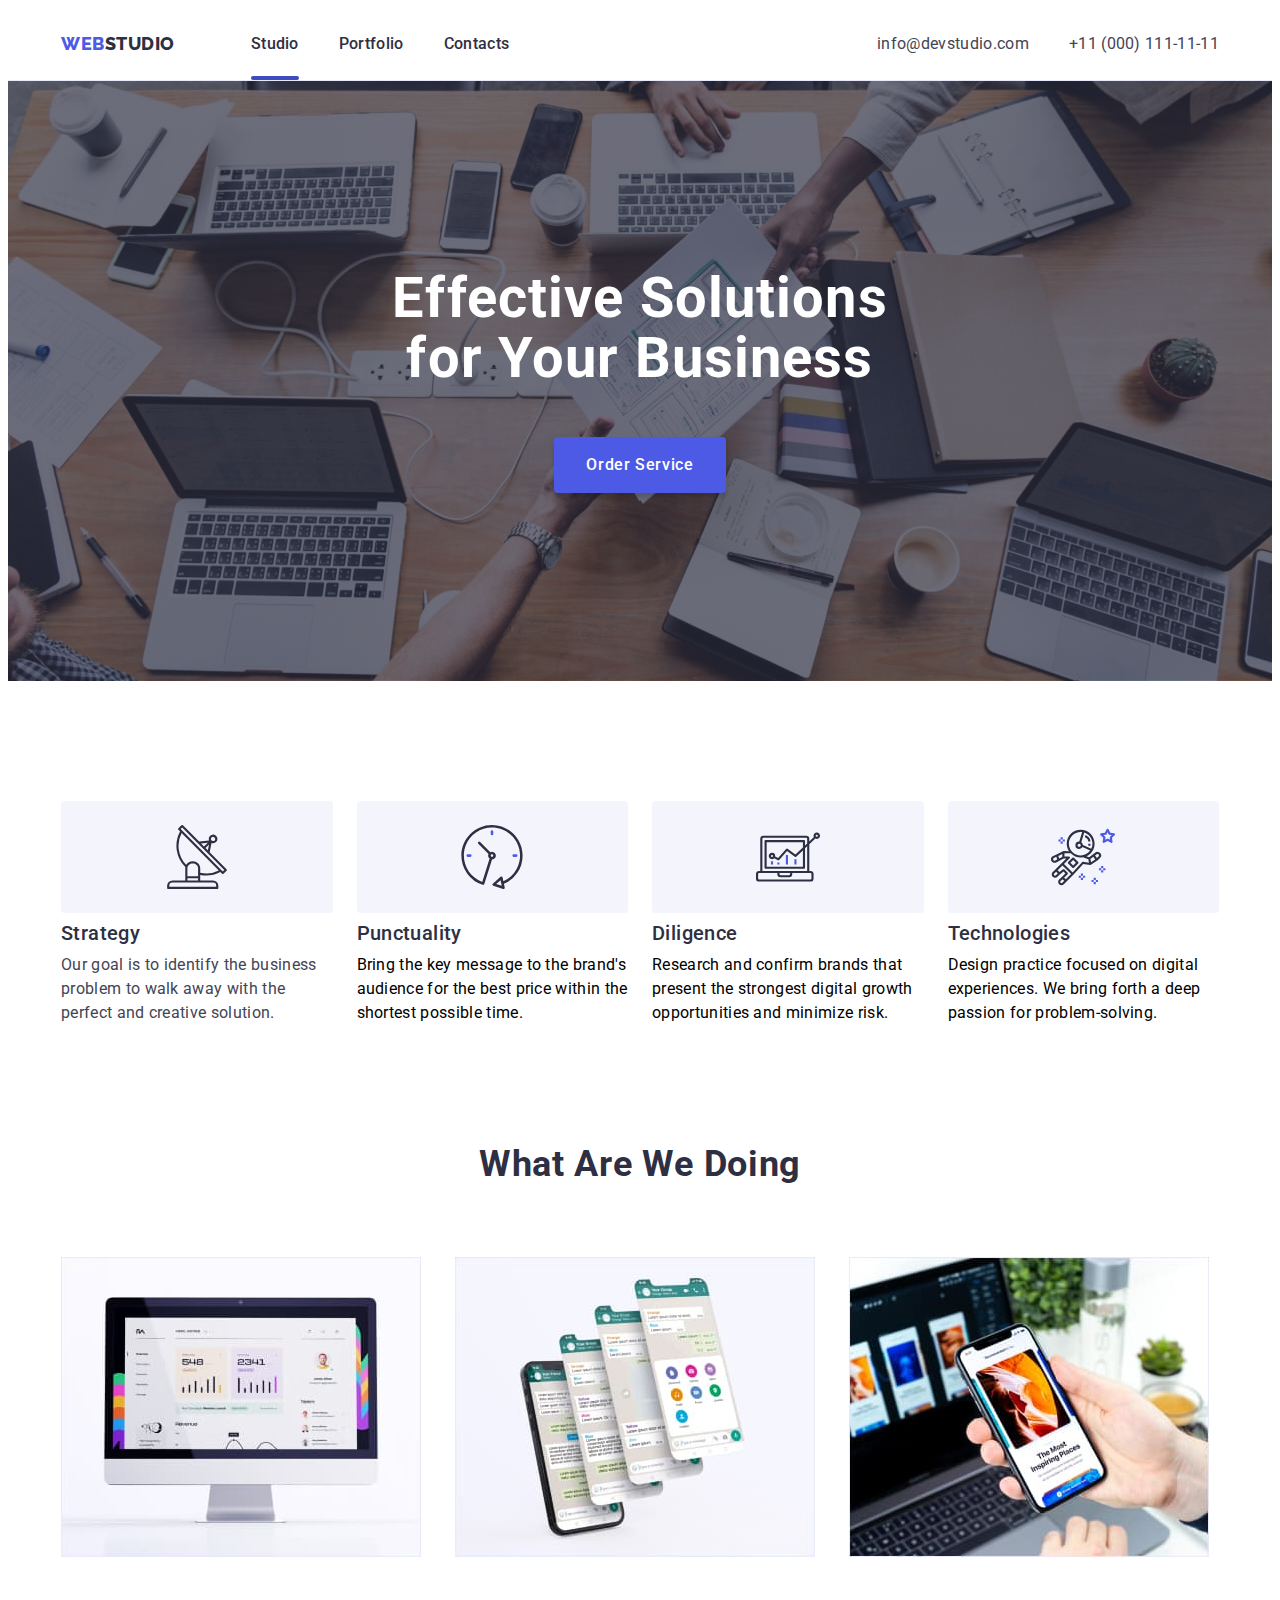
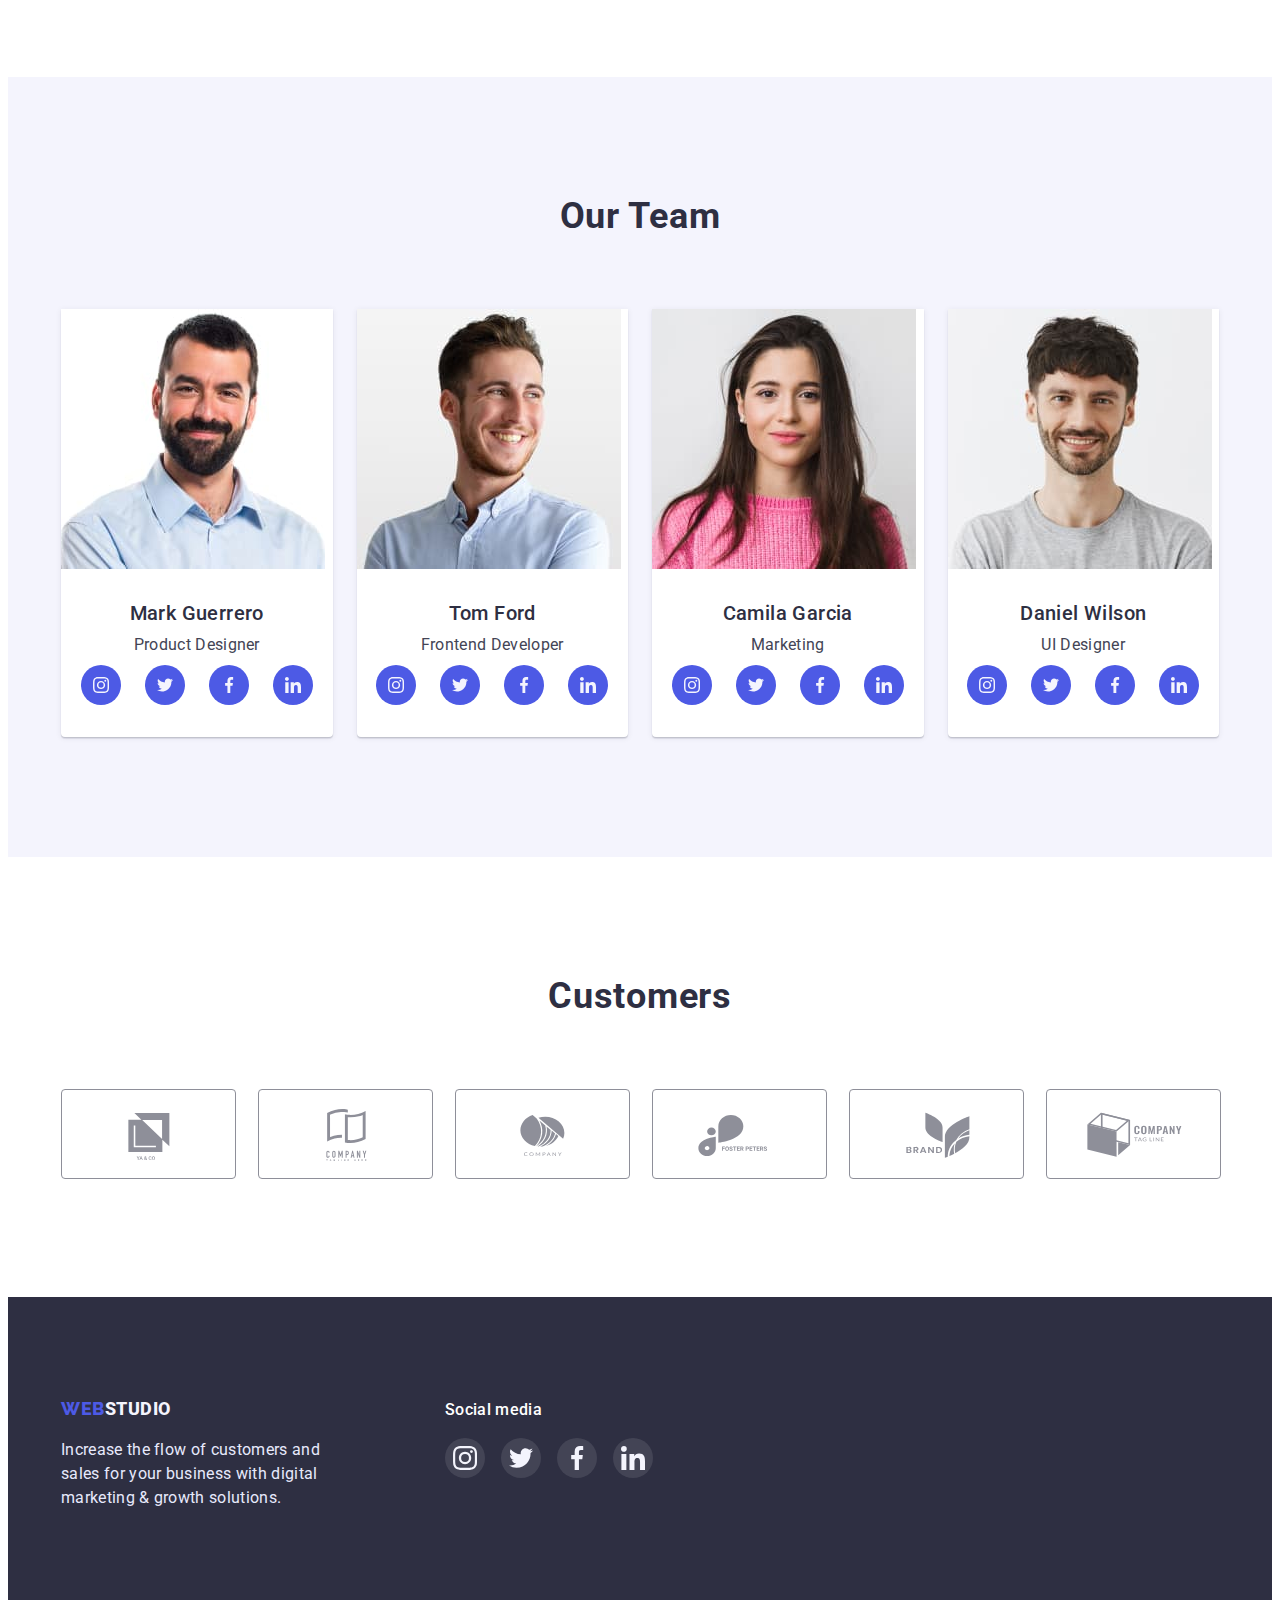
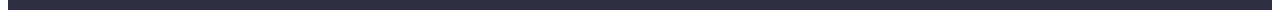
<file: index.html>
<!DOCTYPE html>
<html lang="en">
<head>
    <meta charset="UTF-8">
    <meta http-equiv="X-UA-Compatible" content="IE=edge">
    <meta name="viewport" content="width=device-width, initial-scale=1.0">
    <title>WebStudio</title>
    <link rel="preconnect" href="https://fonts.googleapis.com">
    <link rel="preconnect" href="https://fonts.gstatic.com" crossorigin>
    <link href="https://fonts.googleapis.com/css2?family=Raleway:wght@800&family=Roboto:wght@400;500;700;900&display=swap" rel="stylesheet">
    <link rel="stylesheet" href="https://cdnjs.cloudflare.com/ajax/libs/modern-normalize/1.1.0/modern-normalize.min.css" integrity="sha512-wpPYUAdjBVSE4KJnH1VR1HeZfpl1ub8YT/NKx4PuQ5NmX2tKuGu6U/JRp5y+Y8XG2tV+wKQpNHVUX03MfMFn9Q==" crossorigin="anonymous" referrerpolicy="no-referrer" />
    
    <link rel="stylesheet" href="./css/styles.css">
    
</head>
<body>
   <!-- ///////////      MAIN PAGE          ////////// -->
    <header class="header">
        
        <div class="container header-container">
            <nav class="header-navigation">
                <a class="header-nav-logo link" href="./index.html">  <span class="header-logo">Web</span>Studio </a>
                <ul class="header-list list">
                    <li class="header-item">
                        <a class="header-link current link" href="./index.html">Studio</a></li>
                    <li class="header-item">
                        <a class="header-link link" href="./portfolio.html">Portfolio</a></li>
                    <li class="header-item">
                        <a class="header-link link" href="./index.html">Contacts</a></li>
                </ul>
            
            </nav>
            <address class="header-address">
                <ul class="header-address-list list address-container">
                    <li class="header-address-item">
                        <a class="header-address-link link" href="mailto:info@devstudio.com">info@devstudio.com</a></li>
                    <li class="header-address-item">
                        <a class="header-address-link link" href="tel:+110001111111">+11 (000) 111-11-11</a></li>
                </ul>
            </address>
        </div >
        
    
    </header>

   
    

    <!--section 2 main-->
    <main class="main">
     <!-- ///////////     H1+BTN        ////////// -->
        <section class="main-section">

            <div class="container">
                <h1 class="main-title ">Effective Solutions for Your Business</h1>
                 
                <button class="main-btn"data-modal-open type="button">Order Service</button>
        </div >
        

    </section>
            
                
        
        
        
            <!-- ///////////      TECHNOLOGIES          ////////// -->
        
            
                <section class="technologies-section">
                    
                    <div class="container">
                        <h2 class="visually-hidden">Technologies</h2>
                        
                        <ul class="technologies-list list">
                            
                            <li class="technologies-items">
                                <h3 class="technologies-subtitle subtitle">Strategy</h3>
                                <p class="technologies-text textttt">Our goal is to identify the business
                                    problem to walk away with the perfect and creative solution. </p>
                            </li>
                            <li class="technologies-items">
                                <h3 class="technologies-subtitle subtitle">Punctuality</h3>
                                <p class="technologies-text">Bring the key message to the brand's audience for the best price within the shortest possible time.</p>
                            </li>
                            <li class="technologies-items">
                                <h3 class="technologies-subtitle subtitle">Diligence</h3>
                                <p class="technologies-text">Research and confirm brands that present the strongest digital growth opportunities and minimize risk.</p>
                            </li>
                            <li class="technologies-items">
                                <h3 class="technologies-subtitle subtitle">Technologies</h3>
                                <p class="technologies-text">Design practice focused on digital experiences. We bring forth a deep passion for problem-solving.</p>
                            </li>
                        </ul>
                    </div>
                </section>
                <!-- ///////////     DOING          ////////// -->
                <section class="doing-section">
                    <div class="container">
                        <h2 class="doing-subtitle">What are we doing</h2>
                        <ul class="doing-list list">
                            <li class="doing-items"><img class="doing-images" src="./images/img1.jpg" width="360" height="300" alt="Computer monitor"></li>
                            <li class="doing-items"><img class="doing-images" src="./images/img2.jpg" width="360" height="300" alt="Phone monitor"></li>
                            <li class="doing-items"><img class="doing-images" src="./images/img3.jpg" width="360" height="300" alt="Computer and Phone"></li>
                        </ul>
                    </div >
                </section>
            
                <!-- ///////////    TEAM          ////////// -->
                <section class="team-section">
                    <div class="container">
                        <h2 class="team-subtitle">Our Team</h2>
                        <ul class="team-list list">
                            <li class="team-items items"> <img class="team-images" src="./images/img4.jpg" width="264" height="260" alt="Mark Guerrero"> 
                                <div class="text-block">
                                    <h3 class="team-headline ">Mark Guerrero</h3>
                                    <p class="team-text textttt ">Product Designer</p>
                                    <ul class="team-soc-list list">
                                        <li class="team-soc-item">
                                            <a href="" class="team-soc-link link">
                                                <svg class="team-soc-icon" width="16" height="16"> 
                                                    <use href="./images/icons.svg#icon-instagram"></use>
                                                </svg>
                                            </a>
                                        </li>
                                        <li class="team-soc-item">
                                            <a href="" class="team-soc-link link">
                                                <svg class="team-soc-icon" width="16" height="16">
                                                    <use href="./images/icons.svg#icon-twitter"></use>
                                                </svg>      
                                            </a>
                                        </li>
                                        <li class="team-soc-item">
                                            <a href="" class="team-soc-link link">
                                                <svg class="team-soc-icon" width="16" height="16">
                                                    <use href="./images/icons.svg#icon-facebook"></use>
                                                </svg>
                                            </a>
                                        </li>
                                        <li class="team-soc-item">
                                            <a href="" class="team-soc-link link">
                                                <svg class="team-soc-icon" width="16" height="16">
                                                    <use href="./images/icons.svg#icon-linkedin"></use>
                                                </svg>
                                            </a>
                                        </li>
                                    </ul>
                                </div >
                            </li>
                            <li class="team-items items"><img class="team-images" src="./images/img5.jpg" width="264" height="260" alt="Tom Ford"> 
                                <div class="text-block">
                                    <h3 class="team-headline ">Tom Ford</h3>
                                    <p class="team-text textttt ">Frontend Developer</p>
                                    <ul class="team-soc-list list">
                                        <li class="team-soc-item">
                                            <a href="" class="team-soc-link link">
                                                <svg class="team-soc-icon" width="16" height="16"> 
                                                    <use href="./images/icons.svg#icon-instagram"></use>
                                                </svg>
                                            </a>
                                        </li>
                                        <li class="team-soc-item">
                                            <a href="" class="team-soc-link link">
                                                <svg class="team-soc-icon" width="16" height="16">
                                                    <use href="./images/icons.svg#icon-twitter"></use>
                                                </svg>      
                                            </a>
                                        </li>
                                        <li class="team-soc-item">
                                            <a href="" class="team-soc-link link">
                                                <svg class="team-soc-icon" width="16" height="16">
                                                    <use href="./images/icons.svg#icon-facebook"></use>
                                                </svg>
                                            </a>
                                        </li>
                                        <li class="team-soc-item">
                                            <a href="" class="team-soc-link link">
                                                <svg class="team-soc-icon" width="16" height="16">
                                                    <use href="./images/icons.svg#icon-linkedin"></use>
                                                </svg>
                                            </a>
                                        </li>
                                    </ul>
                                </div >
                            </li>
                            <li class="team-items items"><img class="team-images" src="./images/img6.jpg" width="264" height="260" alt="Camila Garcia"> 
                                <div class="text-block">
                                    <h3 class="team-headline ">Camila Garcia</h3>
                                    <p class="team-text textttt ">Marketing</p>
                                    <ul class="team-soc-list list">
                                        <li class="team-soc-item">
                                            <a href="" class="team-soc-link link">
                                                <svg class="team-soc-icon" width="16" height="16"> 
                                                    <use href="./images/icons.svg#icon-instagram"></use>
                                                </svg>
                                            </a>
                                        </li>
                                        <li class="team-soc-item">
                                            <a href="" class="team-soc-link link">
                                                <svg class="team-soc-icon" width="16" height="16">
                                                    <use href="./images/icons.svg#icon-twitter"></use>
                                                </svg>      
                                            </a>
                                        </li>
                                        <li class="team-soc-item">
                                            <a href="" class="team-soc-link link">
                                                <svg class="team-soc-icon" width="16" height="16">
                                                    <use href="./images/icons.svg#icon-facebook"></use>
                                                </svg>
                                            </a>
                                        </li>
                                        <li class="team-soc-item">
                                            <a href="" class="team-soc-link link">
                                                <svg class="team-soc-icon" width="16" height="16">
                                                    <use href="./images/icons.svg#icon-linkedin"></use>
                                                </svg>
                                            </a>
                                        </li>
                                    </ul>
                                </div >
                            </li>
                            <li class="team-items items"><img class="team-images" src="./images/img7.jpg" width="264" height="260" alt="Daniel Wilson"> 
                                <div class="text-block">
                                    <h3 class="team-headline ">Daniel Wilson</h3>
                                    <p  class="team-text textttt ">UI Designer</p>
                                    <ul class="team-soc-list list">
                                        <li class="team-soc-item">
                                            <a href="" class="team-soc-link link">
                                                <svg class="team-soc-icon" width="16" height="16"> 
                                                    <use href="./images/icons.svg#icon-instagram"></use>
                                                </svg>
                                            </a>
                                        </li>
                                        <li class="team-soc-item">
                                            <a href="" class="team-soc-link link">
                                                <svg class="team-soc-icon" width="16" height="16">
                                                    <use href="./images/icons.svg#icon-twitter"></use>
                                                </svg>      
                                            </a>
                                        </li>
                                        <li class="team-soc-item">
                                            <a href="" class="team-soc-link link">
                                                <svg class="team-soc-icon" width="16" height="16">
                                                    <use href="./images/icons.svg#icon-facebook"></use>
                                                </svg>
                                            </a>
                                        </li>
                                        <li class="team-soc-item">
                                            <a href="" class="team-soc-link link">
                                                <svg class="team-soc-icon" width="16" height="16">
                                                    <use href="./images/icons.svg#icon-linkedin"></use>
                                                </svg>
                                            </a>
                                        </li>
                                    </ul>
                                </div >
                            </li>
                        </ul>

                    </div >
                </section>
                <section class="customers">
                        <div class="container">
                            <h2 class="customers-subtitle">Customers</h2>
                          <ul class="customers-list list">
                            <li class="customers-item">
                                <a href="" class="customers-link">
                                    <svg class="customers-icon" width="104" height="56">
                                        <use href="./images/icons.svg#icon-Logo"></use>
                                    </svg>
                                </a>
                            </li>
                            <li class="customers-item">
                                <a href="" class="customers-link">
                                    <svg class="customers-icon" width="104" height="56">
                                        <use href="./images/icons.svg#icon-Logo-1"></use>
                                    </svg>
                                </a>
                            </li>
                            <li class="customers-item">
                                <a href="" class="customers-link">
                                    <svg class="customers-icon" width="104" height="56">
                                        <use href="./images/icons.svg#icon-Logo-2"></use>
                                    </svg>
                                </a>
                            </li>
                            <li class="customers-item">
                                <a href="" class="customers-link">
                                    <svg class="customers-icon" width="104" height="56">
                                        <use href="./images/icons.svg#icon-Logo-3"></use>
                                    </svg>
                                </a>
                            </li>
                            <li class="customers-item">
                                <a href="" class="customers-link">
                                    <svg class="customers-icon" width="104" height="56">
                                        <use href="./images/icons.svg#icon-Logo-4"></use>
                                    </svg>
                                </a>
                            </li>
                            <li class="customers-item">
                                <a href="" class="customers-link">
                                    <svg class="customers-icon" width="104" height="56">
                                        <use href="./images/icons.svg#icon-Logo-5"></use>
                                    </svg>
                                </a>
                            </li>
                          </ul>  
                        </div>
                </section>
            
        </main>


       <!-- ///////////     FOOTER      ////////// -->
    
       
       <footer class="footer">
        <div class="container footer-container">
            <div class="footer-logo-container">
                <a class="footer-link link" href="./index.html"><span class="footer-logo">Web</span>Studio</a>
                <p class="footer-text textttt">
                    Increase the flow of customers and sales for your business with digital marketing & growth solutions.
                </p>
            </div>
            
            <!-- FOOTER SOCIAL MEDIA -->
            <div class="media-footer">
                <p class="media-subtitle">Social media</p>
                <ul class="media-list list">
                    <li class="media-item">
                        <a href="" class="media-link link">
                            <svg class="media-icon" width="24" height="24"> 
                                <use href="./images/icons.svg#icon-instagram"></use>
                            </svg>
                        </a>
                    </li>
                    <li class="media-item">
                        <a href="" class="media-link link">
                            <svg class="media-icon" width="24" height="24">
                                <use href="./images/icons.svg#icon-twitter"></use>
                            </svg>      
                        </a>
                    </li>
                    <li class="media-item">
                        <a href="" class="media-link link">
                            <svg class="media-icon" width="24" height="24">
                                <use href="./images/icons.svg#icon-facebook"></use>
                            </svg>
                        </a>
                    </li>
                    <li class="media-item">
                        <a href="" class="media-link link">
                            <svg class="media-icon" width="24" height="24">
                                <use href="./images/icons.svg#icon-linkedin"></use>
                            </svg>
                        </a>
                    </li>
                </ul>

            </div>
        </div >
        </footer>        
        
         <!-- /////////////BACKDROB///////////////////   -->
        <div class="backdrob is-hidden"data-modal>
            <div class="modal">
                <button type="button" class="modal-close"data-modal-close>
                    <svg class="modal-close-icon" width="8" height="8"> 
                        <use href="./images/icons.svg#icon-close-black"></use>
                    </svg>

                </button>
            </div>
        </div>

        <!--///////////////// JS///////////////// -->
        <script src="./JS/modal.js"></script>
   
    
    


</body>
</html>
</file>
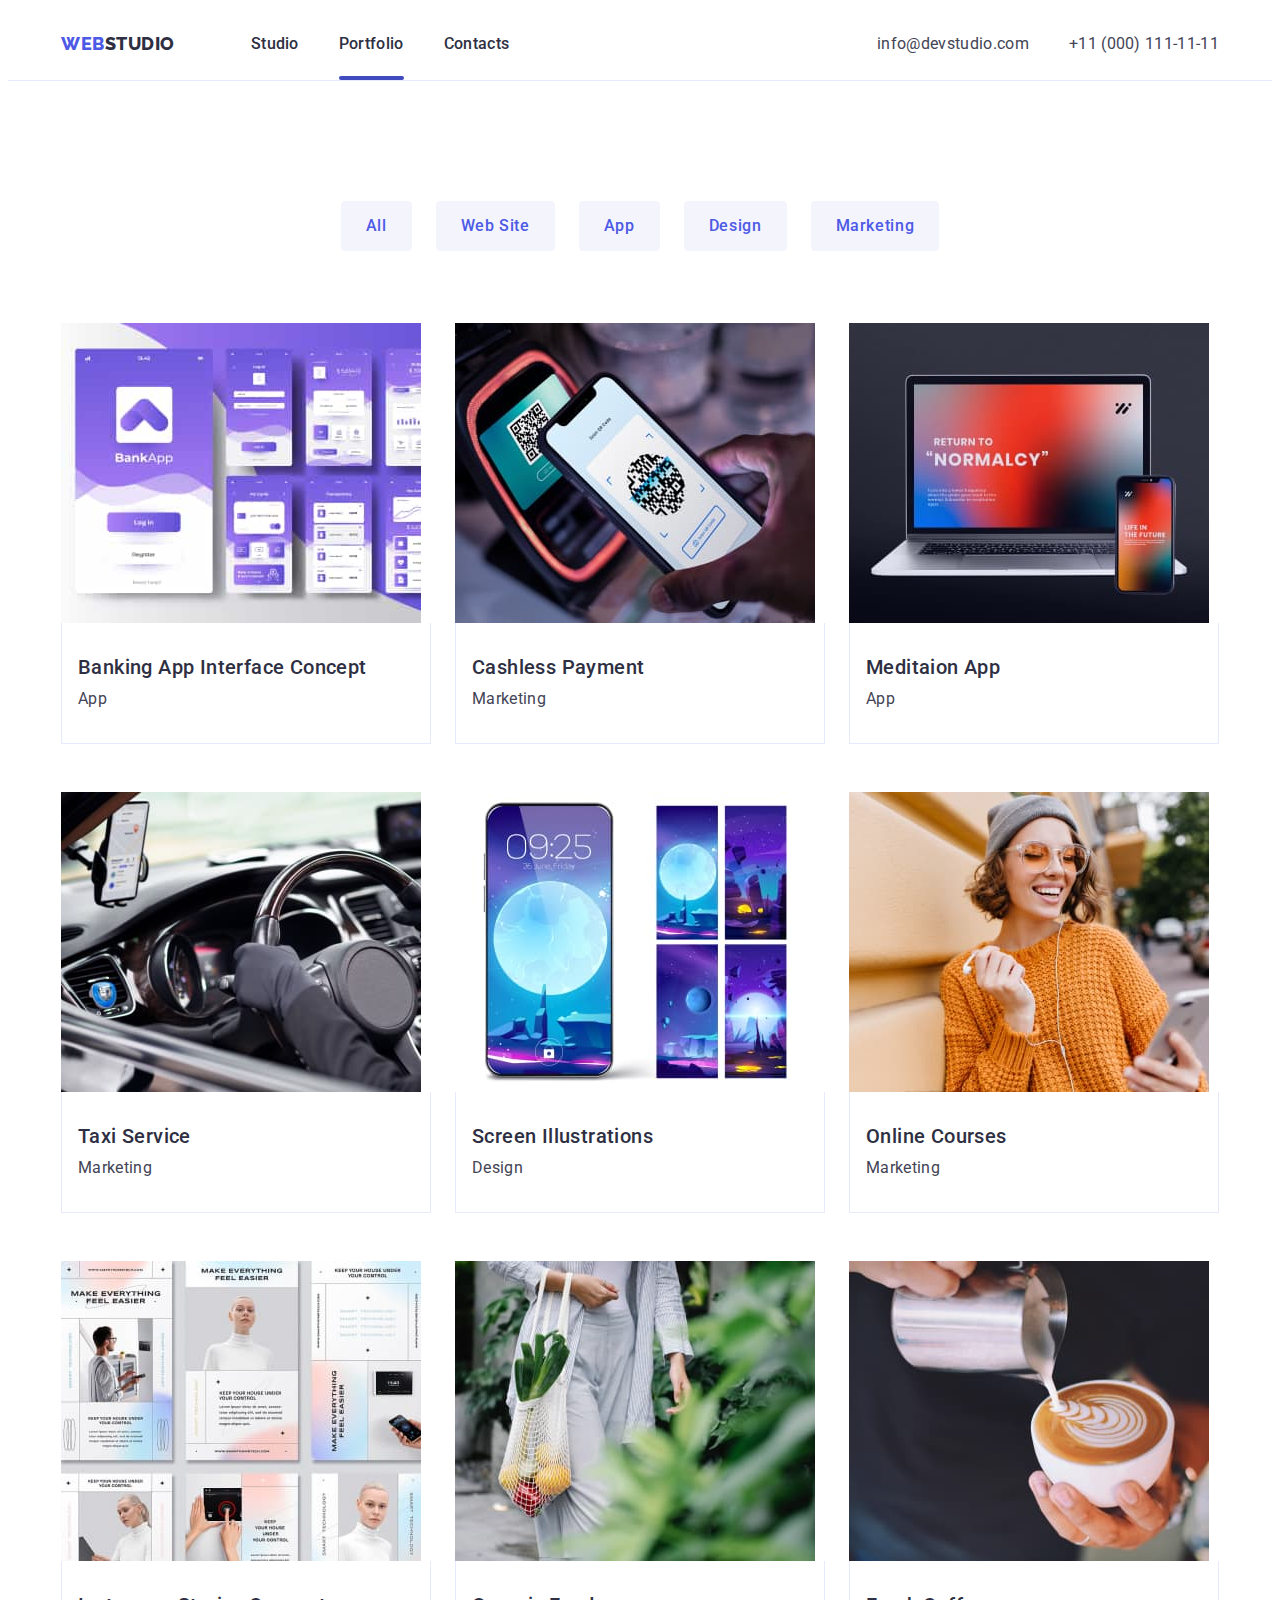
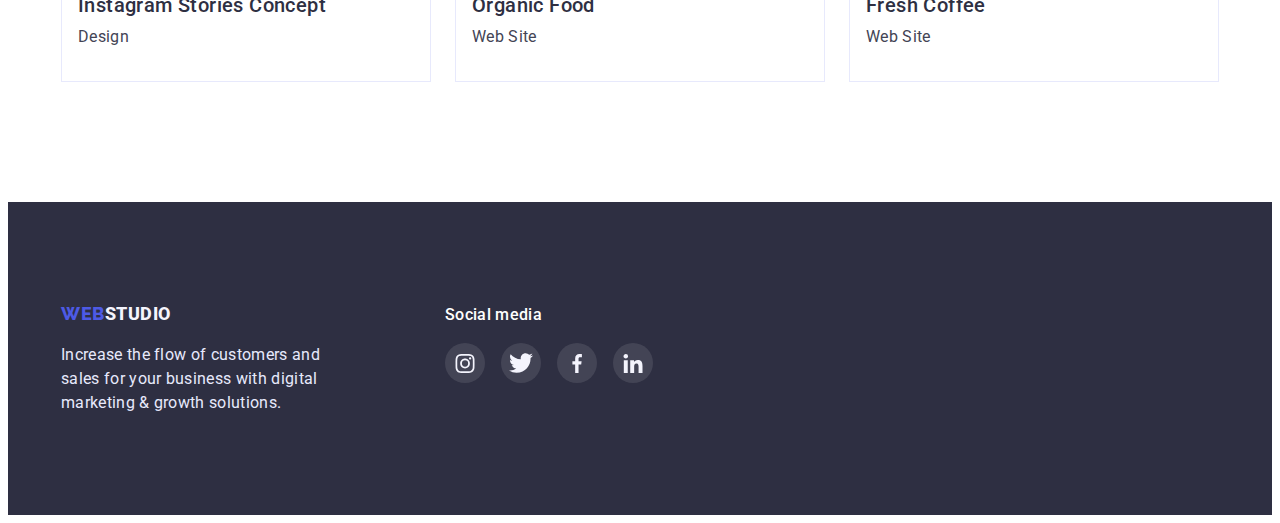
<file: portfolio.html>
<!DOCTYPE html>
<html lang="en">
    <head>
        <meta charset="UTF-8">
        <meta http-equiv="X-UA-Compatible" content="IE=edge">
        <meta name="viewport" content="width=device-width, initial-scale=1.0">
        <title>WebStudio</title>
        <link rel="preconnect" href="https://fonts.googleapis.com">
        <link rel="preconnect" href="https://fonts.gstatic.com" crossorigin>
        <link href="https://fonts.googleapis.com/css2?family=Raleway:wght@800&family=Roboto:wght@400;500;700;900&display=swap" rel="stylesheet">
        <link rel="stylesheet" href="https://cdnjs.cloudflare.com/ajax/libs/modern-normalize/1.1.0/modern-normalize.min.css" integrity="sha512-wpPYUAdjBVSE4KJnH1VR1HeZfpl1ub8YT/NKx4PuQ5NmX2tKuGu6U/JRp5y+Y8XG2tV+wKQpNHVUX03MfMFn9Q==" crossorigin="anonymous" referrerpolicy="no-referrer" />
        
        <link rel="stylesheet" href="./css/styles.css">
        
    </head>
<body>
   <!-- ///////////      MAIN PAGE          ////////// -->
   <header class="header">
        
    <div class="container header-container">
        <nav class="header-navigation">
            <a class="header-nav-logo link" href="./index.html">  <span class="header-logo">Web</span>Studio </a>
            <ul class="header-list list">
                <li class="header-item">
                    <a class="header-link link" href="./index.html">Studio</a></li>
                <li class="header-item">
                    <a class="header-link current link" href="./portfolio.html">Portfolio</a></li>
                <li class="header-item">
                    <a class="header-link link" href="./index.html">Contacts</a></li>
            </ul>
        
        </nav>
        <address class="header-address">
            <ul class="header-address-list list address-container">
                <li class="header-address-item">
                    <a class="header-address-link link" href="mailto:info@devstudio.com">info@devstudio.com</a></li>
                <li class="header-address-item">
                    <a class="header-address-link link" href="tel:+110001111111">+11 (000) 111-11-11</a></li>
            </ul>
        </address>
    </div >
    

</header>

   
    

    <!--section 2 main-->
    <main class="main">
        <!--h1 section services-->
            
                <section class="main-section-services">
                    <div class="container">
                        <h1 class="visually-hidden">Services</h1>
                        <ul class="button-list list">
                            <li class="btn-items"><button class="button-items" type="button">All</button></li>
                            <li class="btn-items"><button class="button-items" type="button">Web Site</button></li>
                            <li class="btn-items"><button class="button-items" type="button">App</button></li>
                            <li class="btn-items"><button class="button-items" type="button">Design</button></li>
                            <li class="btn-items"><button class="button-items" type="button">Marketing</button></li>
                        </ul>
                    
            
                    <!-- section h2 types of services -->
                    
                        
                        <ul class="types-list list ">
                            <li class="types-items">
                                <a class="types-link link" href="">
                                    <div class="types-cover-wrap">
                                        <img class="types-images" src="./images/banking1.jpg" width="360" alt="Cashless Payment">
                                        <p class="types-cover-text">14 Stylish and User-Friendly App Design Concepts · Task Manager App 
                                            · Calorie Tracker App · Exotic Fruit Ecommerce App · Cloud Storage App
                                        </p>
                                            
                                    </div>

                                   <div class="types-text-block">
                                        <h2 class="types-subtitle subtitle">Banking App Interface Concept</h2>
                                        <p class="types-text textttt">App</p>
                                   </div >
                                </a>
                            </li>
                            <li class="types-items">
                                <a class="types-link link" href="">
                                    <div class="types-cover-wrap">
                                        <img class="types-images" src="./images/CashlessPayment2.jpg" width="360" alt="Cashless Payment">
                                        <p class="types-cover-text">14 Stylish and User-Friendly App Design Concepts · Task Manager App 
                                            · Calorie Tracker App · Exotic Fruit Ecommerce App · Cloud Storage App
                                        </p>
                                            
                                    </div>

                                   <div class="types-text-block">
                                        <h2 class="types-subtitle subtitle">Cashless Payment</h2>
                                        <p class="types-text textttt">Marketing</p>
                                   </div >
                                </a>
                            </li>
                            <li class="types-items">
                                <a class="types-link link" href="">
                                    <div class="types-cover-wrap">
                                        <img class="types-images" src="./images/MeditaionApp3.jpg" width="360" alt="Meditaion App">
                                        <p class="types-cover-text"> 14  Stylish and User-Friendly App Design Concepts · Task Manager App 
                                            · Calorie Tracker App · Exotic Fruit Ecommerce App · Cloud Storage App
                                        </p>
                                    </div>
                                            
                                   <div class="types-text-block">
                                        <h2 class="types-subtitle subtitle">Meditaion App</h2>
                                        <p class="types-text textttt">App</p>
                                   </div >
                                </a>
                            </li>
                            <li class="types-items">
                                <a class="types-link link" href="">
                                    <div class="types-cover-wrap">
                                        <img class="types-images" src="./images/TaxiService4.jpg" width="360" alt="Taxi Service">
                                        <p class="types-cover-text">14 Stylish and User-Friendly App Design Concepts · Task Manager App 
                                            · Calorie Tracker App · Exotic Fruit Ecommerce App · Cloud Storage App
                                        </p>
                                    </div>
                                            
                                   <div class="types-text-block">
                                        <h2 class="types-subtitle subtitle">Taxi Service</h2>
                                        <p class="types-text textttt">Marketing</p>
                                   </div >
                                </a>
                            </li>
                            <li class="types-items">
                                <a class="types-link link" href="">
                                    <div class="types-cover-wrap">
                                        <img class="types-images" src="./images/ScreenIllustration5.jpg" width="360" alt="Screen Illustrations">
                                        <p class="types-cover-text">14 Stylish and User-Friendly App Design Concepts · Task Manager App 
                                            · Calorie Tracker App · Exotic Fruit Ecommerce App · Cloud Storage App
                                        </p>
                                    </div>
                                            
                                   <div class="types-text-block">
                                        <h2 class="types-subtitle subtitle">Screen Illustrations</h2>
                                        <p class="types-text textttt">Design</p>
                                   </div >
                                </a>
                            </li>
                            <li class="types-items">
                                <a class="types-link link" href="">
                                    <div class="types-cover-wrap">
                                        <img class="types-images" src="./images/OnlineCourses6.jpg" width="360" alt="Online Courses">
                                        <p class="types-cover-text">14 Stylish and User-Friendly App Design Concepts · Task Manager App 
                                            · Calorie Tracker App · Exotic Fruit Ecommerce App · Cloud Storage App
                                        </p>
                                    </div>
                                            
                                    <div class="types-text-block">
                                        <h2 class="types-subtitle subtitle">Online Courses</h2>
                                        <p class="types-text textttt">Marketing</p>
                                    </div >
                                </a>
                            </li>
                            <li class="types-items">
                                <a class="types-link link" href="">
                                    <div class="types-cover-wrap">
                                        <img class="types-images" src="./images/InstagramStoriesConcept7.jpg" width="360" alt="Instagram Stories Concept">
                                        <p class="types-cover-text">14 Stylish and User-Friendly App Design Concepts · Task Manager App 
                                            · Calorie Tracker App · Exotic Fruit Ecommerce App · Cloud Storage App
                                        </p>
                                    </div>
                                            
                                    <div class="types-text-block">
                                        <h2 class="types-subtitle subtitle">Instagram Stories Concept</h2>
                                        <p class="types-text textttt">Design</p>
                                    </div >
                                </a>
                            </li>
                            <li class="types-items">
                                <a class="types-link link" href="">
                                    <div class="types-cover-wrap">
                                        <img class="types-images" src="./images/OrganicFood8.jpg" width="360" alt="Organic Food">
                                        <p class="types-cover-text">14 Stylish and User-Friendly App Design Concepts · Task Manager App 
                                            · Calorie Tracker App · Exotic Fruit Ecommerce App · Cloud Storage App
                                        </p>
                                    </div>
                                            
                                    <div class="types-text-block">
                                        <h2 class="types-subtitle subtitle">Organic Food</h2>
                                        <p class="types-text textttt">Web Site</p>
                                    </div >
                                </a>
                            </li>
                            <li class="types-items">
                                <a class="types-link link" href="">
                                    <div class="types-cover-wrap">
                                        <img class="types-images" src="./images/FreshCoffee9.jpg" width="360" alt="Fresh Coffee">
                                        <p class="types-cover-text">14 Stylish and User-Friendly App Design Concepts · Task Manager App 
                                            · Calorie Tracker App · Exotic Fruit Ecommerce App · Cloud Storage App
                                        </p>
                                    </div>
                                            
                                    <div class="types-text-block">
                                        <h2 class="types-subtitle subtitle">Fresh Coffee</h2>
                                        <p class="types-text textttt">Web Site</p>
                                    </div >
                                </a>
                            </li>
                            
                        </ul>
                    </div >
                </section>
            
            
    
        </main>
    
                
            
    
    


        <!-- ///////////      FOOTER          ////////// -->
    
        <footer class="footer">
            <div class="container footer-container">
                <div class="footer-logo-container">
                    <a class="footer-link link" href="./index.html"><span class="footer-logo">Web</span>Studio</a>
                    <p class="footer-text textttt">
                        Increase the flow of customers and sales for your business with digital marketing & growth solutions.
                    </p>
                </div>
                
                <!-- FOOTER SOCIAL MEDIA -->
                <div class="media-footer">
                    <h3 class="media-subtitle">Social media</h3>
                    <ul class="media-list list">
                        <li class="media-item">
                            <a href="" class="media-link link">
                                <svg class="media-icon" width="24" height="19"> 
                                    <use href="./images/icons.svg#icon-instagram"></use>
                                </svg>
                            </a>
                        </li>
                        <li class="media-item">
                            <a href="" class="media-link link">
                                <svg class="media-icon" width="24" height="24">
                                    <use href="./images/icons.svg#icon-twitter"></use>
                                </svg>      
                            </a>
                        </li>
                        <li class="media-item">
                            <a href="" class="media-link link">
                                <svg class="media-icon" width="24" height="19">
                                    <use href="./images/icons.svg#icon-facebook"></use>
                                </svg>
                            </a>
                        </li>
                        <li class="media-item">
                            <a href="" class="media-link link">
                                <svg class="media-icon" width="24" height="19">
                                    <use href="./images/icons.svg#icon-linkedin"></use>
                                </svg>
                            </a>
                        </li>
                    </ul>
    
                </div>
            </div >
            </footer>     
    
    


</body>
</html>
</file>
<file: css/styles.css>
:root {
  --main-color-title: #2e2f42;
  --main-color-text: #434455;
  --adress-link-color: #404bbf;
  --logo-color-braun: #4d5ae5;
  --bg-white-color: #ffffff;
  --ashen-color: #f4f4fd;
  --gray-color: #e7e9fc;
  --linear-gradient: linear-gradient(
    rgba(46, 47, 66, 0.7),
    rgba(46, 47, 66, 0.7)
  );
}

p,
h1,
h2,
h3,
h4,
h5,
h6 {
  margin: 0;
}

ul {
  margin: 0;
  padding-left: 0;
}

body {
  font-family: "Roboto", sans-serif;
  background-color: var(--bg-white-color);
  font-size: 16px;
  line-height: 1.5;
  letter-spacing: 0.02em;
}

.container {
  width: 100%;
  max-width: 1158px;
  padding-left: 15px;
  padding-right: 15px;
  margin: 0 auto;
  /* outline: 2px solid red; */
}

.link {
  text-decoration: none;
}

.list {
  list-style: none;
}

.textttt {
  color: var(--main-color-text);
}
/* --------------------HEADER ---------------------*/
.header {
  border-bottom: 1px solid var(--gray-color);
}

.header-container {
  display: flex;
}

.text-aligt-centr {
  text-align: center;
  padding-top: 24px;
}

.subtitle {
  font-weight: 500;
  font-size: 20px;
  line-height: 1.2;
  letter-spacing: 0.02em;
  color: var(--main-color-title);
}

.header-navigation {
  display: flex;
  margin-right: auto;
}
.header-nav-logo {
  display: block;
  padding-top: 24px;
  padding-bottom: 24px;
  margin-right: 76px;

  font-family: "Raleway", sans-serif;
  text-transform: uppercase;
  font-weight: 800;
  font-size: 18px;
  line-height: 1.33;
  letter-spacing: 0.03em;
  color: var(--main-color-title);
}
.header-logo {
  color: var(--logo-color-braun);
}

.header-list {
  display: flex;
  gap: 40px;
}
.header-item {
}

.header-link {
  display: block;
  padding-top: 24px;
  padding-bottom: 24px;
  position: relative;
   
  font-weight: 500;
  font-size: 16px;
  line-height: 1.5;
  letter-spacing: 0.02em;
  color: var(--main-color-title);
  
  transition-property: color;
  transition-duration: 250ms;
  transition-timing-function: cubic-bezier(0.4, 0, 0.2, 1);
  
}
.header-link:is(:hover, :focus) {
  color: var(--adress-link-color);
  
}
.current::after{
  content: "";
  
  position: absolute;
  display: block;
  width: 100%;
  height: 4px;
  left: 0;
  bottom: 0;
  background-color: var(--adress-link-color);
  border-radius: 2px;
  
  
  transition-property: opacity;
  transition-duration: 250ms;
  transition-timing-function: cubic-bezier(0.4, 0, 0.2, 1);
}






.header-address {
  font-style: normal;
}
.address-container {
  display: flex;
}
.header-address-list {
  gap: 40px;
}
.header-address-item {
}
.header-address-link {
  display: block;
  padding-top: 24px;
  padding-bottom: 24px;

  font-size: 16px;
  line-height: 1.5;
  letter-spacing: 0.02em;
  color: var(--main-color-text);
  font-style: normal;

  transition-property: color;
  transition-duration: 250ms;
  transition-timing-function: cubic-bezier(0.4, 0, 0.2, 1);
}

.header-address-link:is(:hover, :focus) {
  color: var(--adress-link-color);
}

/* ------------------MAIN--------------------- */

.main {
  background-color: var(--bg-white-color);
}
.main-section {
  background-color: var(--main-color-title);
  background-image: var(--linear-gradient), url(../images/hero-bg.jpg);
  max-width: 1440px;
  margin: 0 auto;
  background-repeat: no-repeat;
  background-position: center;
  background-size: cover;

  padding-top: 188px;
  padding-bottom: 188px;
}
.main-title {
  margin-right: auto;
  margin-left: auto;
  width: 496px;
  margin-bottom: 48px;

  font-weight: 700;
  text-align: center;
  font-size: 56px;
  line-height: 1.07;
  letter-spacing: 0.02em;
  color: var(--bg-white-color);
}

.main-btn {
  display: block;
  margin: 0 auto;
  padding: 16px 32px;
  border-radius: 4px;
  border: 1px;

  box-shadow: 0px 4px 4px rgba(0, 0, 0, 0.15);

  cursor: pointer;
  background-color: var(--logo-color-braun);
  font-family: inherit;
  font-weight: 500;
  font-size: 16px;
  line-height: 1.5;
  letter-spacing: 0.04em;
  color: var(--bg-white-color);

  transition-property: background-color;
  transition-duration: 250ms;
  transition-timing-function: cubic-bezier(0.4, 0, 0.2, 1);
}

.main-btn:is(:hover, :focus) {
  background-color: var(--adress-link-color);
}

/* ---------------------TECHNOLOGIES---------------------- */

.technologies-section {
  padding-top: 120px;
  padding-bottom: 120px;
}

.visually-hidden {
  position: absolute;
  width: 1px;
  height: 1px;
  margin: -1px;
  border: 0;
  padding: 0;
  white-space: nowrap;
  clip-path: inset(100%);
  clip: rect(0 0 0 0);
  overflow: hidden;
}

.technologies-list {
  display: flex;
  gap: 24px;
}
.technologies-items {
  width: calc((100% - 72px) / 4);
}

.technologies-items::before {
  content: "";
  display: block;
  margin-bottom: 8px;
  height: 112px;
  /* outline: 2px solid red; */
  background-color: var(--ashen-color);
  border-radius: 4px;
  background-repeat: no-repeat;
  background-position: center;
}

.technologies-items:nth-child(1)::before {
  background-image: url(../images/Vector.svg);
}
.technologies-items:nth-child(2)::before {
  background-image: url(../images/clock.svg);
}
.technologies-items:nth-child(3)::before {
  background-image: url(../images/diagram.svg);
}
.technologies-items:nth-child(4)::before {
  background-image: url(../images/astronaut.svg);
}

.technologies-subtitle {
  margin-bottom: 8px;
}

/* ------------------DOING---------------------- */

.doing-section {
  padding-bottom: 120px;
}
.doing-subtitle {
  text-align: center;
  text-transform: capitalize;
  font-size: 36px;
  line-height: 1.11;
  letter-spacing: 0.02em;
  color: var(--main-color-title);
  margin-bottom: 72px;
}
.doing-list {
  display: flex;
  justify-content: space-between;
}
.doing-images {
  display: block;
  max-width: 100%;
  height: auto;
}

.doing-items {
  width: calc((100% - 48px) / 3);
}
.doing-images {
}

/*---------------------------TEAM----------------------- */

.team-section {
  background-color: var(--ashen-color);
  padding-top: 120px;
  padding-bottom: 120px;
}
.team-subtitle {
  text-align: center;
  font-size: 36px;
  line-height: 1.11;
  letter-spacing: 0.02em;
  color: var(--main-color-title);
  margin-bottom: 72px;
}

.team-list {
  display: flex;
  justify-content: space-between;
}

.team-items {
  border-radius: 0px 0px 4px 4px;
  width: calc((100% - 72px) / 4);
}
.items {
  background-color: var(--bg-white-color);
  box-shadow: 0px 1px 6px rgba(46, 47, 66, 0.08), 0px 1px 1px rgba(46, 47, 66, 0.16), 0px 2px 1px rgba(46, 47, 66, 0.08);
}
.team-images {
  display: block;
  max-width: 100%;
  height: auto;
}

.text-block {
  text-align: center;
  padding: 32px 16px;
}
.team-headline {
  margin-bottom: 8px;
  font-weight: 500;
  font-size: 20px;
  line-height: 1.2;
  letter-spacing: 0.02em;
  color: var(--main-color-title);
}
.team-text {
  margin-bottom: 8px;
}

/* ----------------SOCIAL LIST------------- */
.team-soc-list {
  display: flex;
  justify-content: center;
  gap: 24px;
}

.team-soc-item {
  width: 40px;
  height: 40px;
}
.team-soc-link {
  fill: var(--ashen-color);
}
.team-soc-link {
  width: 100%;
  height: 100%;
  border-radius: 50%;
  background-color: var(--logo-color-braun);
  display: flex;
  justify-content: center;
  align-items: center;

  transition-property: background-color;
  transition-duration: 250ms;
  transition-timing-function: cubic-bezier(0.4, 0, 0.2, 1);
}

.team-soc-link:is(:hover, :focus) {
  background-color: var(--adress-link-color);
}

/* -----------------------CUSTOMERS LIST------------------- */

.customers {
  padding-top: 120px;
  padding-bottom: 120px;
}
.customers-subtitle {
  padding-bottom: 72px;

  font-size: 36px;
  line-height: 1.11;
  text-align: center;
  letter-spacing: 0.02em;
  color: var(--main-color-title);
}
.customers-list {
  display: flex;
  gap: 24px;
}
.customers-item {
  width: calc((100% - 120px) / 6);
  height: 88px;
}
.customers-link {
  width: 100%;
  height: 100%;
  border: 1px solid #8e8f99;
  border-radius: 4px;
  display: flex;
  justify-content: center;
  align-items: center;
  color: #8e8f99;

  transition-property: color, border-color;
  transition-duration: 250ms;
  transition-timing-function: cubic-bezier(0.4, 0, 0.2, 1);
}

.customers-link:is(:hover, :focus) {
  border-color: var(--adress-link-color);
  color: var(--adress-link-color);
}

.customers-icon {
  fill: currentColor;
}

/* --------------FOOTER-------------- */

.footer {
  padding-top: 100px;
  padding-bottom: 100px;

  background-color: var(--main-color-title);
}
.footer-container {
  display: flex;
  align-items: baseline;
}

.footer-link {
  text-transform: uppercase;
  font-weight: 800;
  font-size: 18px;
  line-height: 1.33;
  letter-spacing: 0.03em;
  color: var(--ashen-color);
  margin-top: 100px;
  margin-bottom: 16px;
}

.footer-logo {
  font-family: "Raleway", sans-serif;
  font-style: normal;
  font-weight: 800;
  font-size: 18px;
  line-height: 1.33;
  letter-spacing: 0.03em;
  font-style: normal;
  color: var(--logo-color-braun);
}
.footer-text {
  max-width: 264px;
  color: var(--gray-color);
  margin-top: 16px;
}

/* ----------------------FOOTER SOCIAL MEDIA----------------------------- */
.media-footer {
  margin-left: 120px;
}
.media-subtitle {
  font-weight: 500;
  font-size: 16px;
  line-height: 1.5;
  letter-spacing: 0.02em;
  color: var(--bg-white-color);
  
  margin-bottom: 16px;
}

.media-list {
  display: flex;
  display: flex;
  justify-content: center;
  gap: 16px;
}

.media-item {
  width: 40px;
  height: 40px;
}
.media-link {
  fill: var(--ashen-color);
  width: 100%;
  height: 100%;
  border-radius: 50%;
  background-color: rgba(255, 255, 255, 0.1);
  display: flex;
  justify-content: center;
  align-items: center;

  transition-property: background-color;
  transition-duration: 250ms;
  transition-timing-function: cubic-bezier(0.4, 0, 0.2, 1);
}
.media-link:is(:hover, :focus) {
  background-color:#31D0AA;
}
/* ---------------------------PORTFOLIO--------------------------- */

.main {
  background-color: var(--bg-white-color);
}
.main-section-services {
  padding-top: 120px;
  padding-bottom: 120px;
}

.button-list {
  justify-content: center;
  display: flex;
  margin-bottom: 72px;
  gap: 24px;
}

.btn-items {
}

.button-items {
  padding: 12px 24px;
  border-radius: 4px;
  border: 1px solid var(--ashen-color);

  font-family: inherit;
  background-color: var(--ashen-color);
  color: var(--logo-color-braun);
  font-weight: 500;
  font-size: 16px;
  line-height: 1.5;
  letter-spacing: 0.04em;
  cursor: pointer;

  transition-property: background-color, color, border-color, box-shadow;
  transition-duration: 250ms;
  transition-timing-function: cubic-bezier(0.4, 0, 0.2, 1);


}

.button-items:is(:hover, :focus) {
  background-color: var(--logo-color-braun);
  color: var(--bg-white-color);
  border-color: transparent;
  box-shadow: 0px 3px 1px rgba(0, 0, 0, 0.1), 0px 2px 1px rgba(0, 0, 0, 0.08), 0px 2px 2px rgba(0, 0, 0, 0.12);
}

.types-section {
}
.types-list {
  display: flex;
  flex-wrap: wrap;
  gap: 48px 24px;
}
.types-items {
  width: calc((100% - 48px) / 3);
}

.types-link:hover .types-cover-text{
  transform: translateY(0);
}
.types-link:focus .types-cover-text{
  transform: translateY(0);
}
.types-link {
  display: block;

  transition-property: box-shadow;
  transition-duration: 250ms;
  transition-timing-function: cubic-bezier(0.4, 0, 0.2, 1);

}
.types-link:is(:hover, :focus) {
  box-shadow: 0px 1px 6px rgba(46, 47, 66, 0.08), 0px 1px 1px rgba(46, 47, 66, 0.16), 0px 2px 1px rgba(46, 47, 66, 0.08);
}

.types-cover-wrap{
  position: relative;
  overflow: hidden;
}

.types-cover-text{
  position: absolute;
  top: 0;
  padding: 40px 32px;
  font-weight: 400;
  font-size: 16px;
  line-height: 1.5;
  letter-spacing: 0.02em;
  color: var(--ashen-color);
  background-color: var(--logo-color-braun);
  height: 100%;
  overflow: auto;
  
  transform: translateY(100%);
  transition-property:transform;
  transition-duration: 250ms;
  transition-timing-function: cubic-bezier(0.4, 0, 0.2, 1);
}


 
  
.types-images {
  display: block;
  max-width: 100%;
  height: auto;
}

.types-text-block {
  border-right: 1px solid #e7e9fc;
  border-left: 1px solid #e7e9fc;
  border-bottom: 1px solid #e7e9fc;
  padding: 32px 16px;
}
.types-subtitle {
  margin-bottom: 8px;
}
.types-text {
  font-weight: 400;
  font-size: 16px;
  line-height: 1.5;
  
}
  



/* --------------------------BACKDROB--------------------------- */
.backdrob{
  position: fixed;
  top: 0; 
  width: 100%;
  height: 100%;
  background-color: rgba(46, 47, 66, 0.4);
  transition: opacity 250ms linear, visibility 250ms linear ;
}

.modal{
  position: absolute;
  top: 50%;
  left: 50%;
  transform: translate(-50%, -50%) scale(0.9);
  width: 408px;
  min-height: 576px;
  background-color:#FCFCFC;
  border-radius: 4px;
  padding: 24px;
  box-shadow: 0px 1px 1px rgba(0, 0, 0, 0.14), 0px 1px 3px rgba(0, 0, 0, 0.12), 0px 2px 1px rgba(0, 0, 0, 0.2);
  transition:transform 250ms linear ; 
}
.backdrob.is-hidden .modal{
  transform: translate(-50%, -50%) scale(0); 
}


.modal-close{
  width: 24px;
  height: 24px;
  background-color: #E7E9FC;;
  border: 1px solid rgba(0, 0, 0, 0.1);
  border-radius: 50%;
  display: flex;
  align-items: center;
  justify-content: center;
  margin-left: auto;
  padding: 0;
  cursor: pointer;
}
.modal-close:is(:hover, :focus){
  background-color: var(--adress-link-color);
  fill: var(--bg-white-color);
}

.is-hidden{
  opacity: 0;
  visibility: hidden;
  pointer-events: none;
}
</file>
